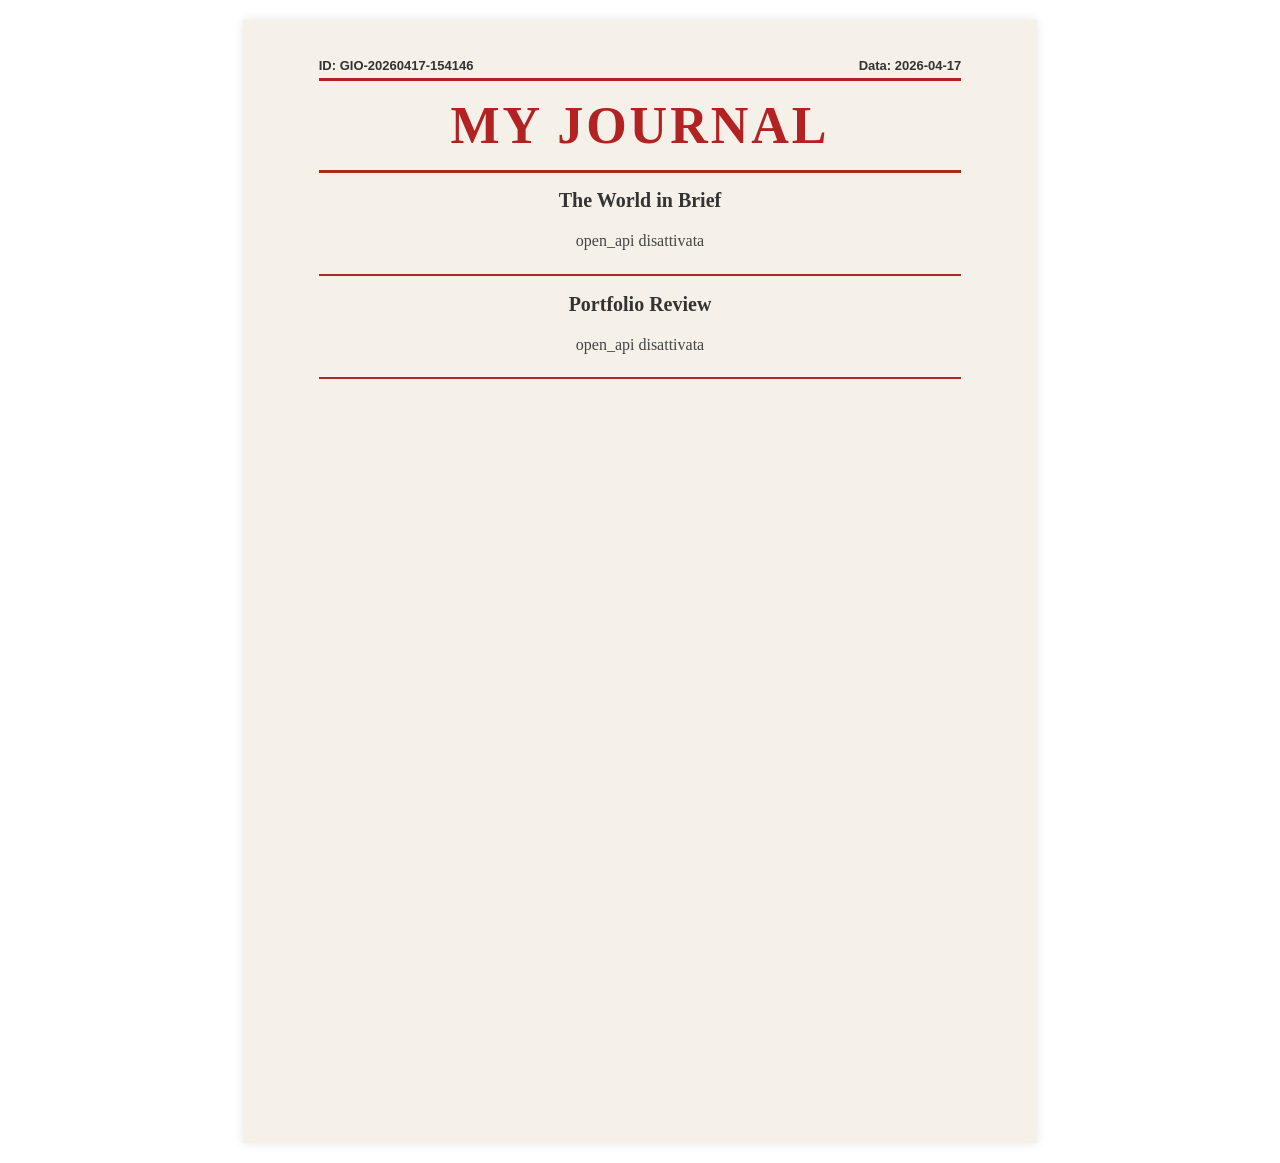
<file: output/index.html>
<!DOCTYPE html> <!-- dice al browser la versione di html con cui visualizzare -->
<html lang="it"> <!-- serve per l'accessibilità del browser -->
<head>
<meta charset="UTF-8"> <!-- mi fa vedere bene emoji, accenti e cosi via  -->
<meta name="viewport" content="width=device-width, initial-scale=1.0"> <!-- responsive design, adatta su pc, ipad, ...  -->
<title>My Journal</title> <!-- titolo della scheda quando apro il file sul browser  -->
<link rel="stylesheet" href="../output/style.css"> <!-- ci colleghiamo al file css  -->
</head>
<body>  
    <div class="container">
        <header class="header-giornale">
            <div class="meta-info"> <!-- li mettiamo dentro questo contenitore-->
                <span class="id-gionrale">ID: GIO-20260417-154146</span>
                <span class="data-giorno">Data: 2026-04-17</span>
            </div>
            
            <div class="titolo-giornale">
                <h1>My Journal</h1>
            </div>
        </header>
        <main>
            <section class="sezione-giornale">
                <h2 class="titolo-paragrafo">
                    <a href="the_world_in_brief.html" style="text-decoration: none; color: inherit;">The World in Brief</a>
                </h2>
                <p class="testo-paragrafo">
                    open_api disattivata
                </p>
                <div class="linea-chiusura"></div>
            </section>
            <section class="sezione-giornale">
                <h2 class="titolo-paragrafo">
                    <a href="portfolio_review.html" style="text-decoration: none; color: inherit;">Portfolio Review</a>
                </h2>
                <p class="testo-paragrafo">
                    open_api disattivata
                </p>
                <div class="linea-chiusura"></div>
            </section>
            </section>
            </main>
</body>
</file>
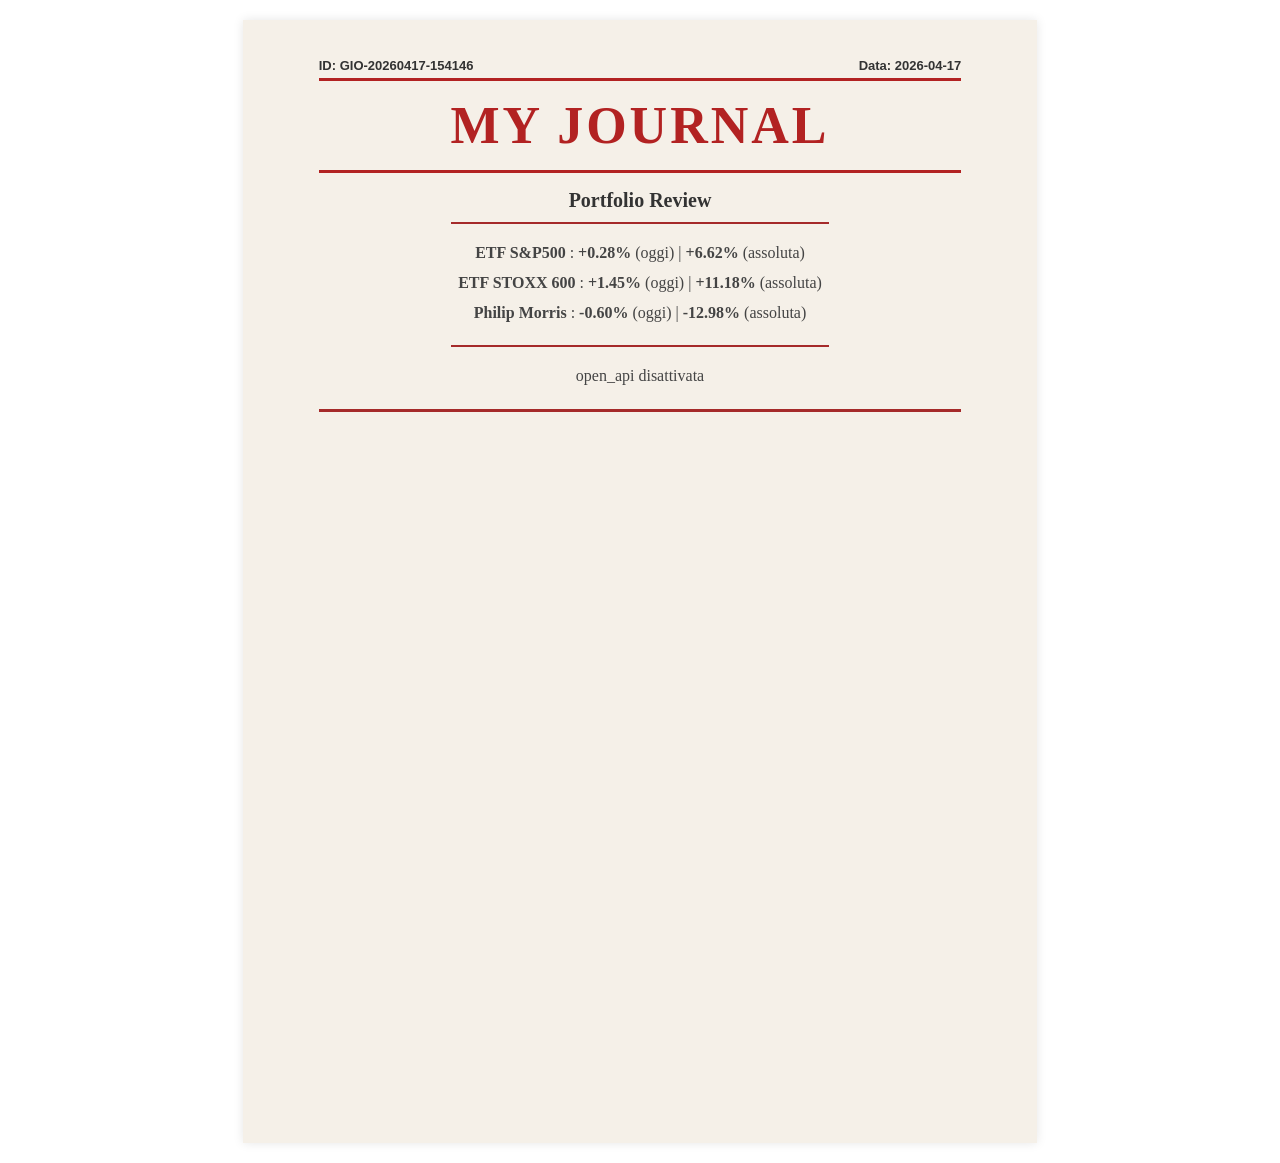
<file: output/portfolio_review.html>
<!DOCTYPE html> <!-- dice al browser la versione di html con cui visualizzare -->
<html lang="it"> <!-- serve per l'accessibilità del browser -->
<head>
<meta charset="UTF-8"> <!-- mi fa vedere bene emoji, accenti e cosi via  -->
<meta name="viewport" content="width=device-width, initial-scale=1.0"> <!-- responsive design, adatta su pc, ipad, ...  -->
<title>My Journal</title> <!-- titolo della scheda quando apro il file sul browser  -->
<link rel="stylesheet" href="../output/style.css"> <!-- ci colleghiamo al file css  -->
</head>
<body>  
    <div class="container">
        <header class="header-giornale">
            <div class="meta-info"> <!-- li mettiamo dentro questo contenitore-->
                <span class="id-gionrale">ID: GIO-20260417-154146</span>
                <span class="data-giorno">Data: 2026-04-17</span>
            </div>
            
            <div class="titolo-giornale">
                <h1>
                    <a href="index.html" style="text-decoration: none; color: inherit;"> My Journal</a>  
                </h1>
            </div>
        </header>
        <main>
            <section class="sezione-giornale">
                <h2 class="titolo-paragrafo">Portfolio Review</h2>
                <div class="linea-chiusura-piccola"></div>
                <p class="testo-paragrafo">
                    
                        <span class="riga-asset">
                            <span class="nome-asset">ETF S&P500</span> :
                            <span class="variazione">+0.28%</span> (oggi) |
                            <span class="variazione">+6.62%</span> (assoluta)
                        </span>
                    
                        <span class="riga-asset">
                            <span class="nome-asset">ETF STOXX 600</span> :
                            <span class="variazione">+1.45%</span> (oggi) |
                            <span class="variazione">+11.18%</span> (assoluta)
                        </span>
                    
                        <span class="riga-asset">
                            <span class="nome-asset">Philip Morris</span> :
                            <span class="variazione">-0.60%</span> (oggi) |
                            <span class="variazione">-12.98%</span> (assoluta)
                        </span>
                    
                </p>
                <div class="linea-chiusura-piccola"></div>
            </section>
            <section class="sezione-giornale">
                <p class="testo-paragrafo">
                    open_api disattivata
                </p>
                <div class="linea-chiusura-grande"></div>
            </section>
            </main>   
    

</body>
</file>
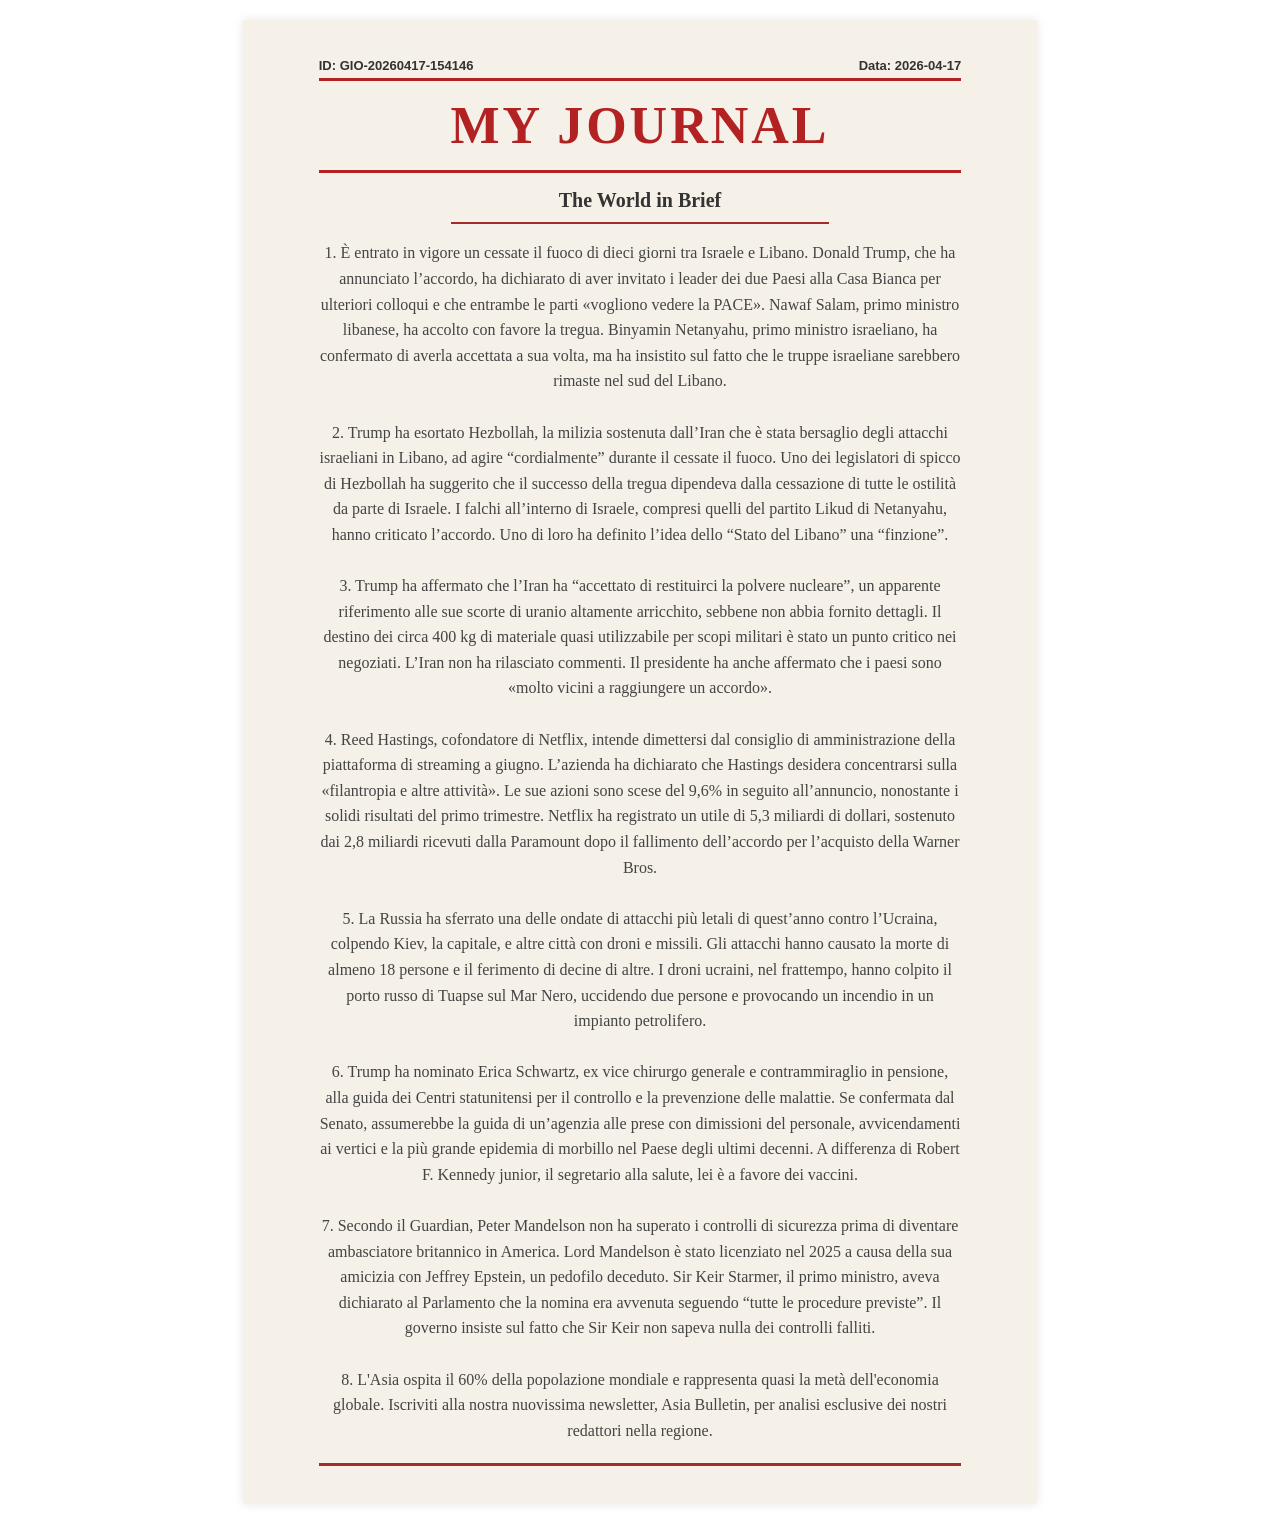
<file: output/the_world_in_brief.html>
<!DOCTYPE html> <!-- dice al browser la versione di html con cui visualizzare -->
<html lang="it"> <!-- serve per l'accessibilità del browser -->
<head>
<meta charset="UTF-8"> <!-- mi fa vedere bene emoji, accenti e cosi via  -->
<meta name="viewport" content="width=device-width, initial-scale=1.0"> <!-- responsive design, adatta su pc, ipad, ...  -->
<title>My Journal</title> <!-- titolo della scheda quando apro il file sul browser  -->
<link rel="stylesheet" href="../output/style.css"> <!-- ci colleghiamo al file css  -->
</head>
<body>  
    <div class="container">
        <header class="header-giornale">
            <div class="meta-info"> <!-- li mettiamo dentro questo contenitore-->
                <span class="id-gionrale">ID: GIO-20260417-154146</span>
                <span class="data-giorno">Data: 2026-04-17</span>
            </div>
            
            <div class="titolo-giornale">
                <h1>
                    <a href="index.html" style="text-decoration: none; color: inherit;"> My Journal</a>  
                </h1>
            </div>
        </header>
        <main>
            <section class="sezione-giornale">
                <h2 class="titolo-paragrafo">The World in Brief</h2>
                <div class="linea-chiusura-piccola"></div>
                <section class="sezione-giornale">
                    <p class="testo-paragrafo">
                        1. È entrato in vigore un cessate il fuoco di dieci giorni tra Israele e Libano. Donald Trump, che ha annunciato l’accordo, ha dichiarato di aver invitato i leader dei due Paesi alla Casa Bianca per ulteriori colloqui e che entrambe le parti «vogliono vedere la PACE». Nawaf Salam, primo ministro libanese, ha accolto con favore la tregua. Binyamin Netanyahu, primo ministro israeliano, ha confermato di averla accettata a sua volta, ma ha insistito sul fatto che le truppe israeliane sarebbero rimaste nel sud del Libano.<br><br>2. Trump ha esortato Hezbollah, la milizia sostenuta dall’Iran che è stata bersaglio degli attacchi israeliani in Libano, ad agire “cordialmente” durante il cessate il fuoco. Uno dei legislatori di spicco di Hezbollah ha suggerito che il successo della tregua dipendeva dalla cessazione di tutte le ostilità da parte di Israele. I falchi all’interno di Israele, compresi quelli del partito Likud di Netanyahu, hanno criticato l’accordo. Uno di loro ha definito l’idea dello “Stato del Libano” una “finzione”.<br><br>3. Trump ha affermato che l’Iran ha “accettato di restituirci la polvere nucleare”, un apparente riferimento alle sue scorte di uranio altamente arricchito, sebbene non abbia fornito dettagli. Il destino dei circa 400 kg di materiale quasi utilizzabile per scopi militari è stato un punto critico nei negoziati. L’Iran non ha rilasciato commenti. Il presidente ha anche affermato che i paesi sono «molto vicini a raggiungere un accordo».<br><br>4. Reed Hastings, cofondatore di Netflix, intende dimettersi dal consiglio di amministrazione della piattaforma di streaming a giugno. L’azienda ha dichiarato che Hastings desidera concentrarsi sulla «filantropia e altre attività». Le sue azioni sono scese del 9,6% in seguito all’annuncio, nonostante i solidi risultati del primo trimestre. Netflix ha registrato un utile di 5,3 miliardi di dollari, sostenuto dai 2,8 miliardi ricevuti dalla Paramount dopo il fallimento dell’accordo per l’acquisto della Warner Bros.<br><br>5. La Russia ha sferrato una delle ondate di attacchi più letali di quest’anno contro l’Ucraina, colpendo Kiev, la capitale, e altre città con droni e missili. Gli attacchi hanno causato la morte di almeno 18 persone e il ferimento di decine di altre. I droni ucraini, nel frattempo, hanno colpito il porto russo di Tuapse sul Mar Nero, uccidendo due persone e provocando un incendio in un impianto petrolifero.<br><br>6. Trump ha nominato Erica Schwartz, ex vice chirurgo generale e contrammiraglio in pensione, alla guida dei Centri statunitensi per il controllo e la prevenzione delle malattie. Se confermata dal Senato, assumerebbe la guida di un’agenzia alle prese con dimissioni del personale, avvicendamenti ai vertici e la più grande epidemia di morbillo nel Paese degli ultimi decenni. A differenza di Robert F. Kennedy junior, il segretario alla salute, lei è a favore dei vaccini.<br><br>7. Secondo il Guardian, Peter Mandelson non ha superato i controlli di sicurezza prima di diventare ambasciatore britannico in America. Lord Mandelson è stato licenziato nel 2025 a causa della sua amicizia con Jeffrey Epstein, un pedofilo deceduto. Sir Keir Starmer, il primo ministro, aveva dichiarato al Parlamento che la nomina era avvenuta seguendo “tutte le procedure previste”. Il governo insiste sul fatto che Sir Keir non sapeva nulla dei controlli falliti.<br><br>8. L&#39;Asia ospita il 60% della popolazione mondiale e rappresenta quasi la metà dell&#39;economia globale. Iscriviti alla nostra nuovissima newsletter, Asia Bulletin, per analisi esclusive dei nostri redattori nella regione.
                    </p>
                    <div class="linea-chiusura-grande"></div>
                </section>
                </main>   
    </body>
</file>
<file: output/style.css>
/* 1. Pulizia iniziale: togliamo i margini di default del browser */
body{
    margin:0;
    padding:0;
    background-color: #ffffff;
}

/* questa è la scatola centrale, i margini insomma*/
.container {
    width: 210mm; /*larghezza*/
    min-height: 297mm;
    padding: 10mm 15mm; /* Spazio interno tra il bordo del rettangolo e il testo */
    margin: 20px auto;    /* <-- MODIFICA QUESTA RIGA: 20px sopra/sotto, auto ai lati */
    background-color: #f5f0e8;
    box-shadow: 0 0 10px rgba(0,0,0,0.1); /* Opzionale: aggiunge un'ombra leggera per far sembrare il foglio reale */
    box-sizing: border-box; /*fa si che non si supero mai la larhezza totale*/
}

/*Stile specifico per l'Header Giornale*/
.giornale-header {
    text-align: center;  /* Centra gli elementi di base */
    margin-bottom: 20mm;  /* Distanza tra header e testo, come già deciso */
}

/*Allineamento Metadati (ID e Data) */
.meta-info {
    display: flex;  /* Il trucco per allineare gli span sulla stessa riga */
    justify-content: space-between; /*Spinge ID a sinistra e Data a destra */
    
    font-family: 'Arial', sans-serif; 
    font-size: 13px;
    font-weight: bold;  
    color: #333;    
    margin-bottom: 5px;   
    padding: 0 5mm; 
}

/*Lo stile del Titolo */
.titolo-giornale h1 {
    font-family: 'Georgia', serif; 
    color: #b22222;           
    font-size: 52px;     
    text-align: center;     
    text-transform: uppercase; /* Tutto maiuscolo */
    letter-spacing: 3px;       /* Un po' di spaziatura tra le lettere */
    margin: 5px 0;             /* Pochissimo spazio sopra/sotto il testo */
}

/*Le due linee rosse in alto, usiamo i bordi della scatola titolo-sezione */
.titolo-giornale {
    border-top: 3px solid #b22222;    /* Linea superiore */
    border-bottom: 3px solid #b22222; /* Linea inferiore */
    padding: 10px 0; /* Spazio tra la linea e il testo h1 */
    
    /* Le linee dell'immagine non sono larghe quanto tutto il foglio. 
       Diamo al titolo un po' di margine laterale per "staccare" le linee dai bordi del foglio. */
    margin: 0 5mm; 
}


/* sezione con solo testo */
.sezione-giornale-st {
    margin-bottom: 30px; /* Spazio tra una sezione e l'altra */
    text-align: center;  /* Serve a centrare il titolo h2 */
}

/* Titolo della sezione (Grassetto e al centro) */
.titolo-paragrafo {
    font-family: 'Georgia', serif;
    font-weight: bold;
    text-align: center;
    font-size: 20px;
    color: #333;
    margin-bottom: 10px; /* Spazio tra titolo e testo */
}

/* Paragrafo (Giustificato e a capo) */
.testo-paragrafo {
    font-family: 'Georgia', serif;
    font-size: 16px;
    line-height: 1.6;
    text-align: center; 
    color: #444;
    margin-bottom: 20px; /* Spazio prima della linea */
    hyphens: auto;       /* Sillabazione automatica per un look da giornale */
    margin-left: 5mm; 
    margin-right: 5mm;
}

/* La linea rossa di chiusura */
.linea-chiusura {
    border-bottom: 2px solid #a52a2a; /* Stesso colore e spessore dell'header */
    margin: 0 5mm; /* Leggero rientro laterale come nell'immagine dell'header */
}

/*linea rossa sottile e corta*/
.linea-chiusura-piccola {
    border-bottom: 2px solid #a52a2a; 
    margin: 0 40mm; /* Leggero rientro laterale come nell'immagine dell'header */
}

/*linea rossa spessa*/
.linea-chiusura-grande {
    border-bottom: 3px solid #a52a2a; 
    margin: 0 5mm; /* Leggero rientro laterale come nell'immagine dell'header */
}

.riga-asset {
    display: block;
    font-family: 'Georgia', serif;
    font-size: 16px;
    margin: 4px 5mm;
}

.nome-asset {
    font-weight: bold;
}

.variazione {
    font-weight: bold;
}

/* colori */
.pos { color: #2e7d32; }      /* verde */
.neg { color: #b22222; }      /* rosso coerente */
.neutral { color: #6b6b6b; }  /* grigio */
</file>
